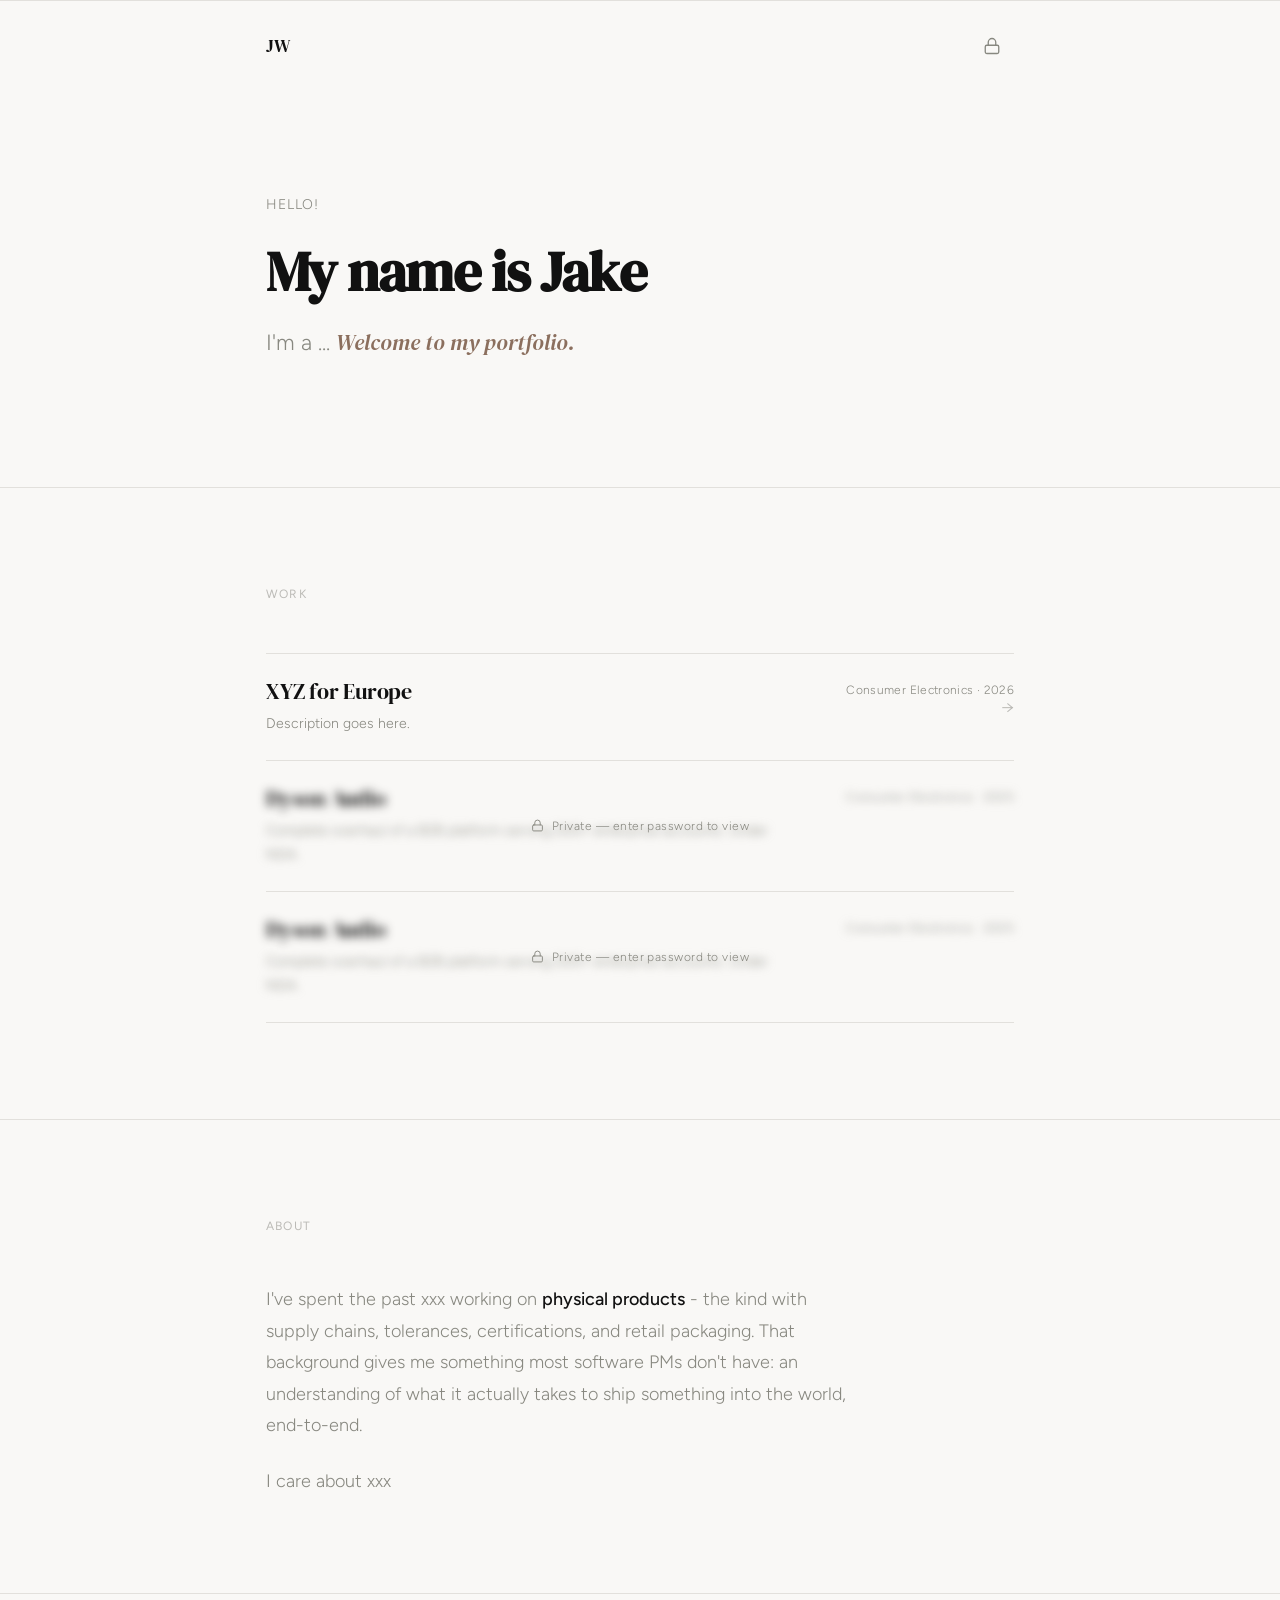
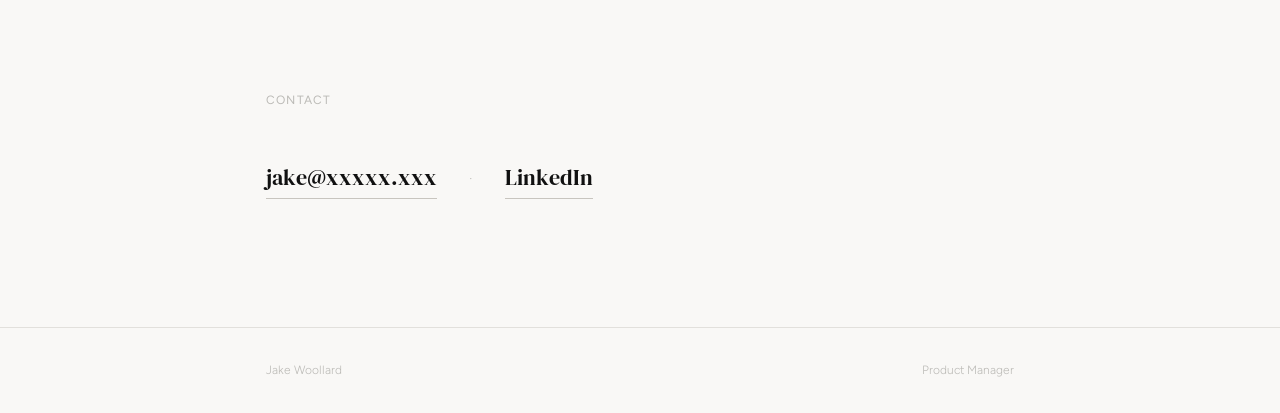
<file: index.html>
<!DOCTYPE html>
<html lang="en">
<head>
  <meta charset="UTF-8">
  <meta name="viewport" content="width=device-width, initial-scale=1.0">
  <meta name="description" content="Jake Woollard's Portfolio">
  <title>Jake Woollard — Product Manager</title>
  <link rel="stylesheet" href="style.css">
  <link rel="preconnect" href="https://fonts.googleapis.com">
  <link rel="preconnect" href="https://fonts.gstatic.com" crossorigin>
  <link href="https://fonts.googleapis.com/css2?family=DM+Serif+Display:ital@0;1&family=Figtree:wght@300;400;500&display=swap" rel="stylesheet">
</head>
<body>

  <!-- ── Navigation ── -->
  <nav class="nav" role="navigation" aria-label="Main navigation">
    <div class="container">
      <div class="nav-inner">

        <a href="/" class="nav-name" aria-label="Jake Woollard — home">JW</a>

        <ul class="nav-links" role="list">
          <li><a href="#work">Work</a></li>
          <li><a href="#about">About</a></li>
          <li><a href="#contact">Contact</a></li>
        </ul>

        <div class="nav-right">
          <button
            class="lock-btn"
            aria-label="Unlock private projects"
            aria-expanded="false"
            type="button"
          >
            <!-- Locked SVG -->
            <svg class="lock-icon" xmlns="http://www.w3.org/2000/svg" viewBox="0 0 24 24" fill="none" stroke="currentColor" stroke-width="1.75" stroke-linecap="round" stroke-linejoin="round" aria-hidden="true">
              <rect x="3" y="11" width="18" height="11" rx="2" ry="2"/>
              <path d="M7 11V7a5 5 0 0 1 10 0v4"/>
            </svg>
            <!-- Unlocked SVG -->
            <svg class="unlock-icon" xmlns="http://www.w3.org/2000/svg" viewBox="0 0 24 24" fill="none" stroke="currentColor" stroke-width="1.75" stroke-linecap="round" stroke-linejoin="round" aria-hidden="true" style="display:none">
              <rect x="3" y="11" width="18" height="11" rx="2" ry="2"/>
              <path d="M7 11V7a5 5 0 0 1 9.9-1"/>
            </svg>

            <!-- Password prompt -->
            <div class="password-prompt" role="dialog" aria-label="Enter password">
              <input
                class="password-input"
                type="password"
                placeholder="Password"
                autocomplete="off"
                autocorrect="off"
                autocapitalize="off"
                spellcheck="false"
                aria-label="Enter password to unlock private projects"
              >
              <span class="password-hint">↵ Enter</span>
            </div>
          </button>
        </div>

      </div>
    </div>
  </nav>

  <main>

    <!-- ── Hero ── -->
    <section class="hero" aria-labelledby="hero-name">
      <div class="container">
        <div class="fade-in">
          <p class="hero-eyebrow">Hello!</p>
        </div>
        <div class="fade-in">
          <h1 class="hero-name" id="hero-name">My name is Jake</h1>
        </div>
        <div class="fade-in">
          <p class="hero-role">
            I'm a ...
            <em>Welcome to my portfolio.</em>
          </p>
        </div>
      </div>
    </section>

    <!-- ── Work ── -->
    <section id="work" aria-labelledby="work-label">
      <div class="container">
        <p class="section-label" id="work-label">Work</p>

        <ul class="project-list" role="list">

          <!-- Public project 1 -->
          <li class="project-row">
            <a href="projects/smart-home-platform.html" class="project-link">
              <span class="project-title">XYZ for Europe</span>
              <span class="project-meta">Consumer Electronics · 2026</span>
              <span class="project-desc">Description goes here.</span>
              <span class="project-arrow" aria-hidden="true">→</span>
            </a>
          </li>

          <!-- Private project -->
          <li class="project-row project-private" data-private="true">
            <a href="projects/dyson-audio.html" class="project-link" tabindex="-1" aria-hidden="true">
              <span class="project-title">Dyson Audio</span>
              <span class="project-meta">Consumer Electronics · 2025</span>
              <span class="project-desc">Complete overhaul of a B2B platform serving 200+ enterprise accounts. Under NDA.</span>
              <span class="project-arrow" aria-hidden="true">→</span>
            </a>
            <div class="private-overlay" aria-hidden="true">
              <svg xmlns="http://www.w3.org/2000/svg" viewBox="0 0 24 24" fill="none" stroke="currentColor" stroke-width="1.75" stroke-linecap="round" stroke-linejoin="round">
                <rect x="3" y="11" width="18" height="11" rx="2" ry="2"/>
                <path d="M7 11V7a5 5 0 0 1 10 0v4"/>
              </svg>
              Private — enter password to view
            </div>
          </li>

          <!-- Private project -->
          <li class="project-row project-private" data-private="true">
            <a href="projects/skybridge.html" class="project-link" tabindex="-1" aria-hidden="true">
              <span class="project-title">Dyson Audio</span>
              <span class="project-meta">Consumer Electronics · 2025</span>
              <span class="project-desc">Complete overhaul of a B2B platform serving 200+ enterprise accounts. Under NDA.</span>
              <span class="project-arrow" aria-hidden="true">→</span>
            </a>
            <div class="private-overlay" aria-hidden="true">
              <svg xmlns="http://www.w3.org/2000/svg" viewBox="0 0 24 24" fill="none" stroke="currentColor" stroke-width="1.75" stroke-linecap="round" stroke-linejoin="round">
                <rect x="3" y="11" width="18" height="11" rx="2" ry="2"/>
                <path d="M7 11V7a5 5 0 0 1 10 0v4"/>
              </svg>
              Private — enter password to view
            </div>
          </li>          
          
        </ul>
      </div>
    </section>

    <!-- ── About ── -->
    <section id="about" aria-labelledby="about-label">
      <div class="container">
        <p class="section-label" id="about-label">About</p>
        <div class="about-body">
          <p>
            I've spent the past xxx working on <strong>physical products</strong> - the kind with supply chains, tolerances, certifications, and retail packaging. That background gives me something most software PMs don't have: an understanding of what it actually takes to ship something into the world, end-to-end.
          <p>
            I care about xxx
          </p>
        </div>
      </div>
    </section>

    <!-- ── Contact ── -->
    <section id="contact" aria-labelledby="contact-label">
      <div class="container">
        <p class="section-label" id="contact-label">Contact</p>
        <div class="contact-line">
          <a href="mailto:jake@xxxxx.xxx" class="contact-link">jake@xxxxx.xxx</a>
          <span class="contact-sep" aria-hidden="true">·</span>
          <a href="https://linkedin.com/in/jakewoollard" class="contact-link" target="_blank" rel="noopener noreferrer">LinkedIn</a>
        </div>
      </div>
    </section>

  </main>

  <footer>
    <div class="container">
      <div class="footer-inner">
        <span class="footer-copy">Jake Woollard</span>
        <span class="footer-copy">Product Manager</span>
      </div>
    </div>
  </footer>

  <script src="script.js"></script>
</body>
</html>
</file>
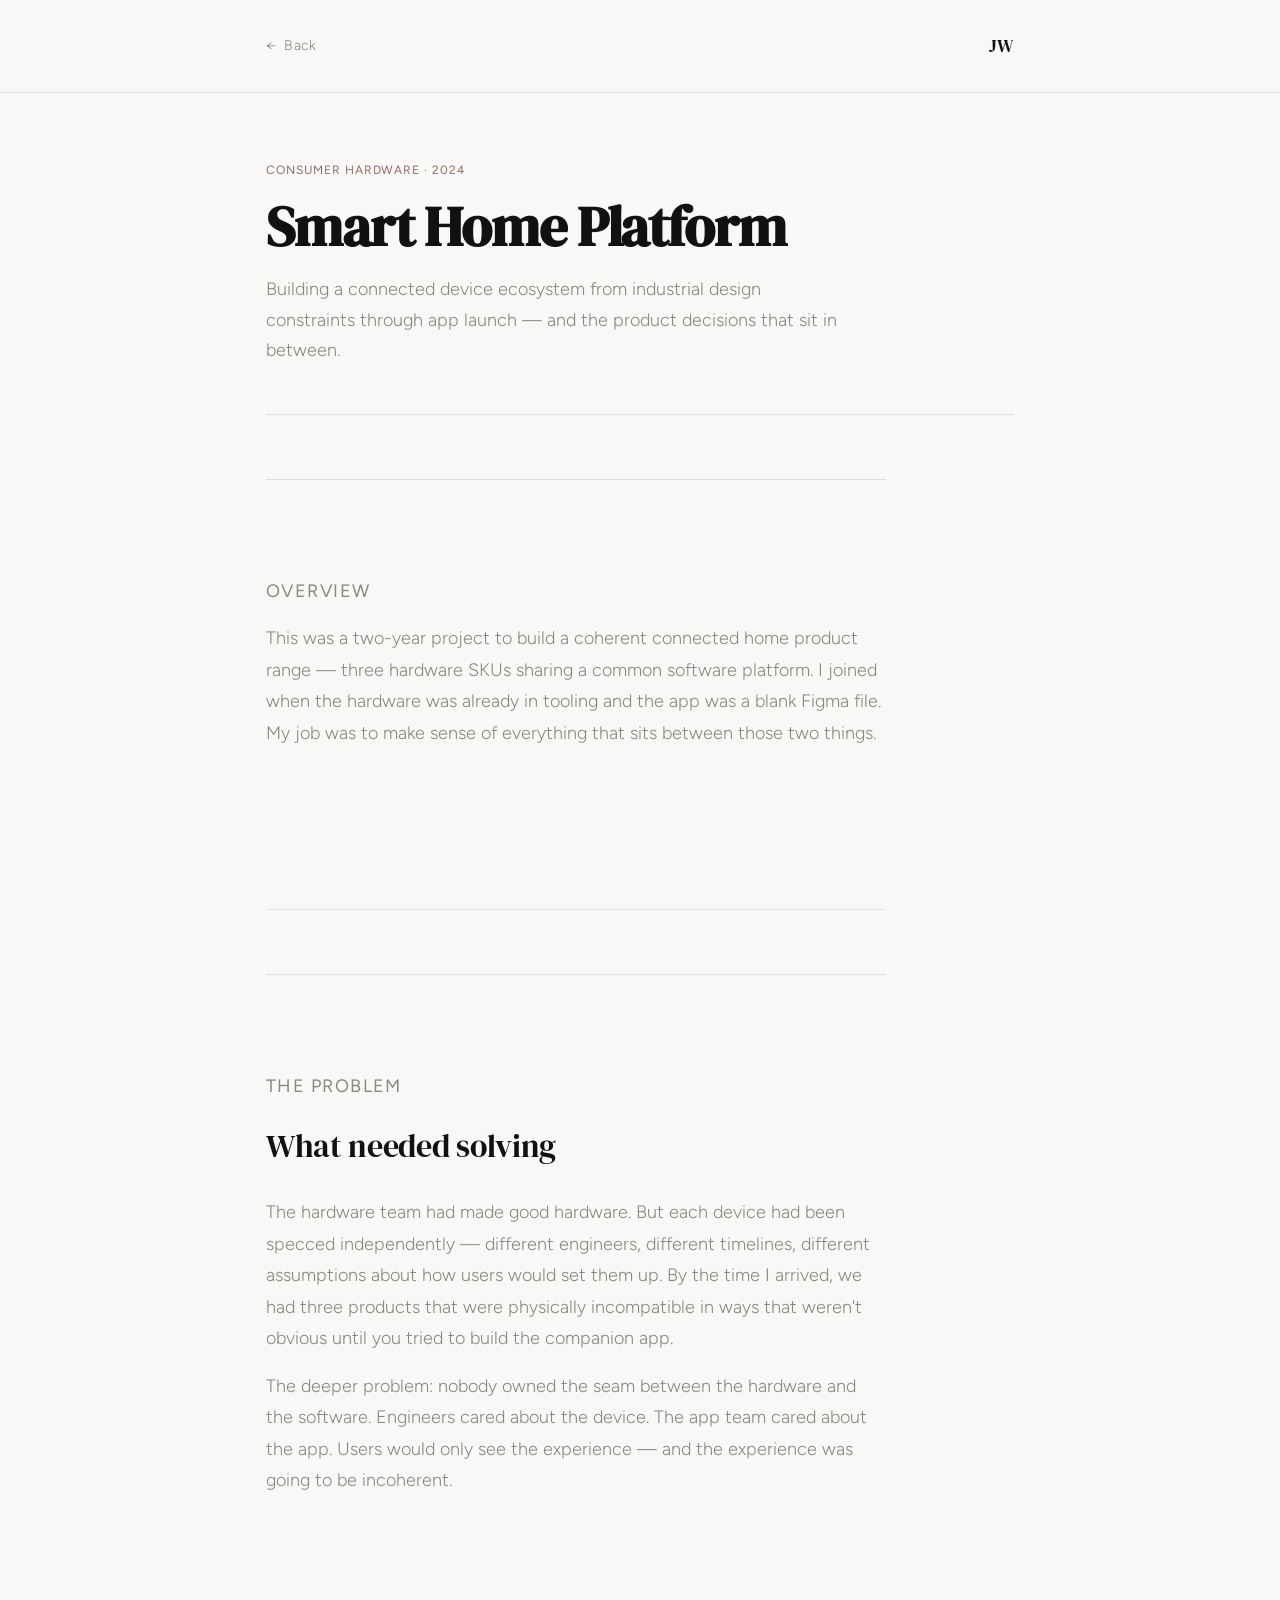
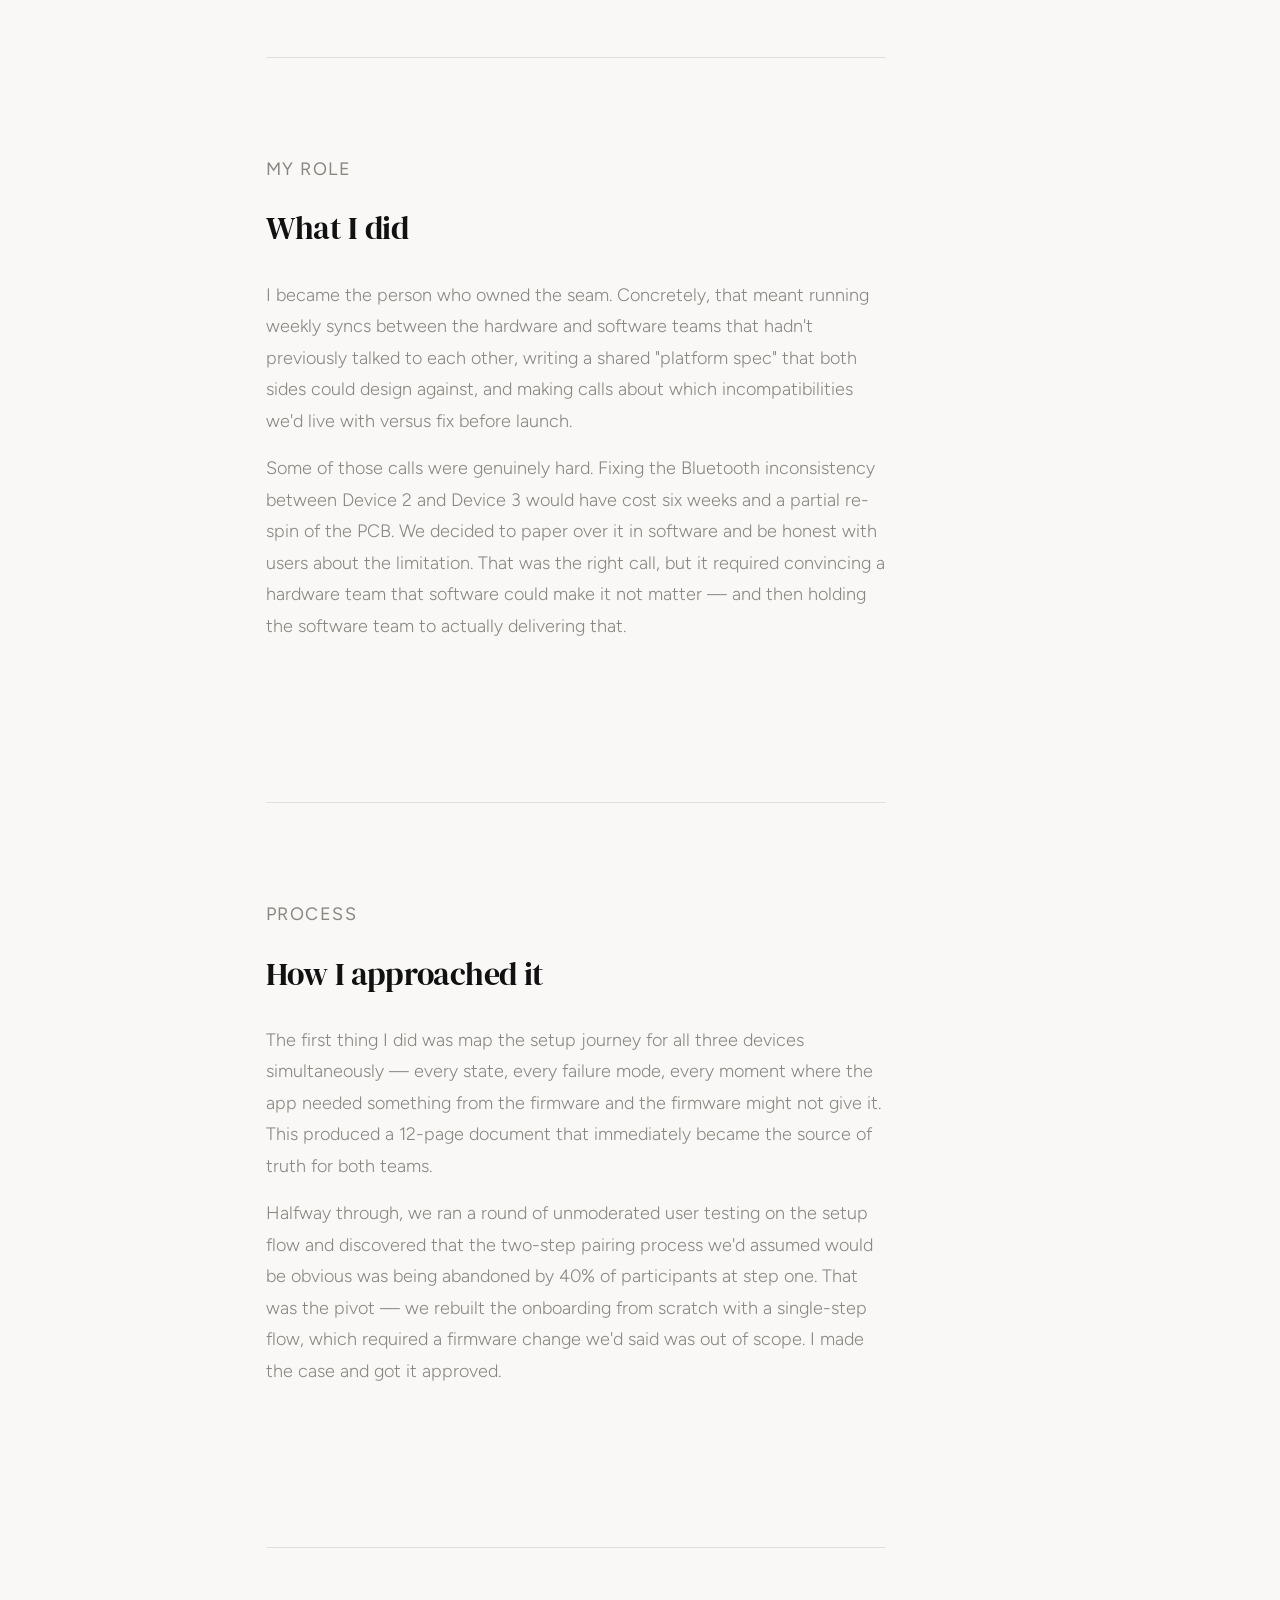
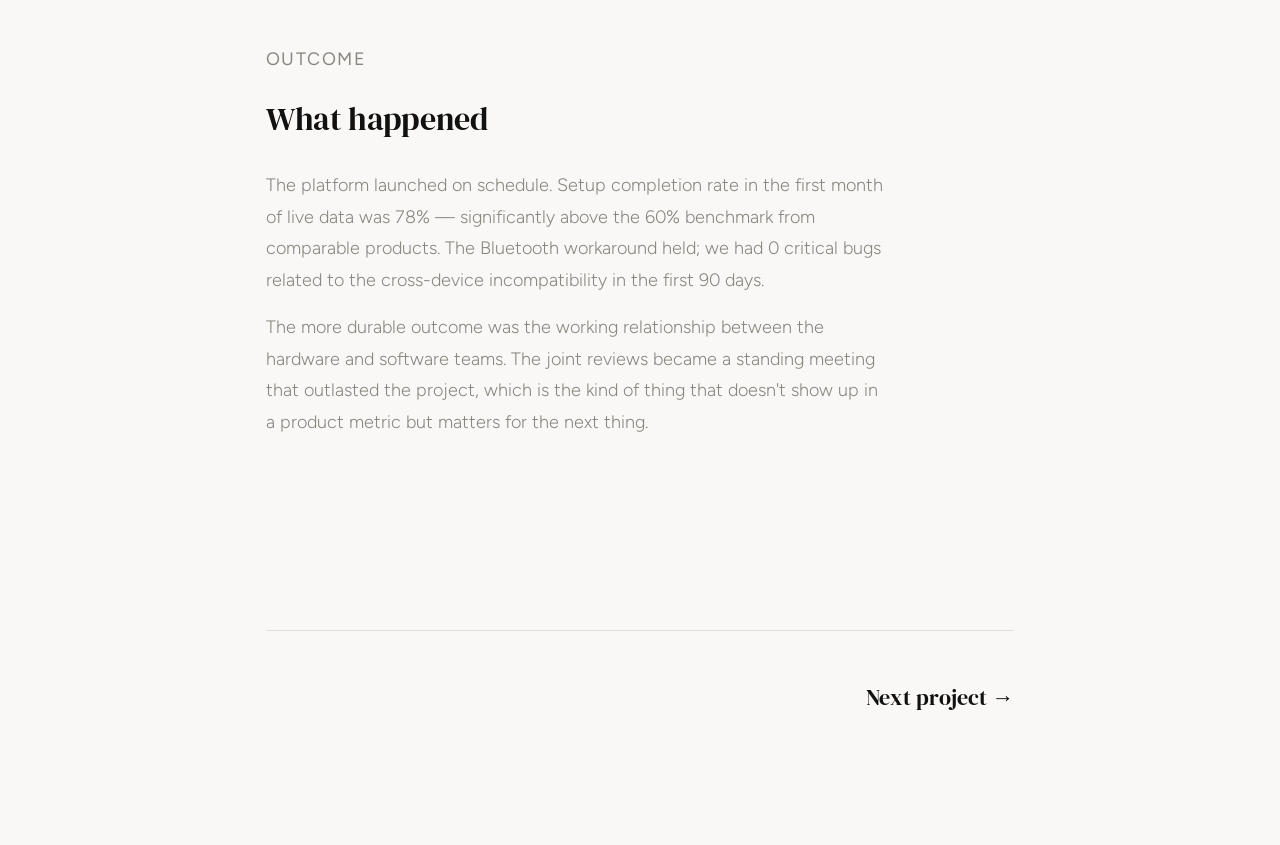
<file: projects/dyson-audio.html>
<!DOCTYPE html>
<html lang="en">
<head>
  <meta charset="UTF-8">
  <meta name="viewport" content="width=device-width, initial-scale=1.0">
  <meta name="description" content="Smart Home Platform — Jake Woollard">
  <title>Smart Home Platform — Jake Woollard</title>
  <link rel="stylesheet" href="../style.css">
  <link rel="preconnect" href="https://fonts.googleapis.com">
  <link rel="preconnect" href="https://fonts.gstatic.com" crossorigin>
  <link href="https://fonts.googleapis.com/css2?family=DM+Serif+Display:ital@0;1&family=Figtree:wght@300;400;500&display=swap" rel="stylesheet">
</head>
<body>

  <nav class="case-nav" role="navigation" aria-label="Page navigation">
    <div class="container">
      <div class="case-nav-inner">
        <a href="../index.html" class="back-link">Back</a>
        <a href="../index.html" class="nav-name">JW</a>
      </div>
    </div>
  </nav>

  <main>
    <article class="case-study" aria-labelledby="case-title">
      <div class="container">

        <header class="case-header">
          <p class="case-category">Consumer Hardware · 2024</p>
          <h1 class="case-title" id="case-title">Smart Home Platform</h1>
          <p class="case-subtitle">Building a connected device ecosystem from industrial design constraints through app launch — and the product decisions that sit in between.</p>
        </header>

        <div class="case-body">

          <section class="case-section" aria-labelledby="overview-label">
            <p class="case-section-label" id="overview-label">Overview</p>
            <p>
              This was a two-year project to build a coherent connected home product range — three hardware SKUs sharing a common software platform. I joined when the hardware was already in tooling and the app was a blank Figma file. My job was to make sense of everything that sits between those two things.
            </p>
          </section>

          <hr class="case-divider" aria-hidden="true">

          <section class="case-section" aria-labelledby="problem-label">
            <p class="case-section-label" id="problem-label">The Problem</p>
            <h2>What needed solving</h2>
            <p>
              The hardware team had made good hardware. But each device had been specced independently — different engineers, different timelines, different assumptions about how users would set them up. By the time I arrived, we had three products that were physically incompatible in ways that weren't obvious until you tried to build the companion app.
            </p>
            <p>
              The deeper problem: nobody owned the seam between the hardware and the software. Engineers cared about the device. The app team cared about the app. Users would only see the experience — and the experience was going to be incoherent.
            </p>
          </section>

          <section class="case-section" aria-labelledby="role-label">
            <p class="case-section-label" id="role-label">My Role</p>
            <h2>What I did</h2>
            <p>
              I became the person who owned the seam. Concretely, that meant running weekly syncs between the hardware and software teams that hadn't previously talked to each other, writing a shared "platform spec" that both sides could design against, and making calls about which incompatibilities we'd live with versus fix before launch.
            </p>
            <p>
              Some of those calls were genuinely hard. Fixing the Bluetooth inconsistency between Device 2 and Device 3 would have cost six weeks and a partial re-spin of the PCB. We decided to paper over it in software and be honest with users about the limitation. That was the right call, but it required convincing a hardware team that software could make it not matter — and then holding the software team to actually delivering that.
            </p>
          </section>

          <section class="case-section" aria-labelledby="process-label">
            <p class="case-section-label" id="process-label">Process</p>
            <h2>How I approached it</h2>
            <p>
              The first thing I did was map the setup journey for all three devices simultaneously — every state, every failure mode, every moment where the app needed something from the firmware and the firmware might not give it. This produced a 12-page document that immediately became the source of truth for both teams.
            </p>
            <p>
              Halfway through, we ran a round of unmoderated user testing on the setup flow and discovered that the two-step pairing process we'd assumed would be obvious was being abandoned by 40% of participants at step one. That was the pivot — we rebuilt the onboarding from scratch with a single-step flow, which required a firmware change we'd said was out of scope. I made the case and got it approved.
            </p>
          </section>

          <section class="case-section" aria-labelledby="outcome-label">
            <p class="case-section-label" id="outcome-label">Outcome</p>
            <h2>What happened</h2>
            <p>
              The platform launched on schedule. Setup completion rate in the first month of live data was 78% — significantly above the 60% benchmark from comparable products. The Bluetooth workaround held; we had 0 critical bugs related to the cross-device incompatibility in the first 90 days.
            </p>
            <p>
              The more durable outcome was the working relationship between the hardware and software teams. The joint reviews became a standing meeting that outlasted the project, which is the kind of thing that doesn't show up in a product metric but matters for the next thing.
            </p>
          </section>

        </div>

        <nav class="case-footer" aria-label="Project navigation">
          <a href="supply-chain-tooling.html" class="next-link">
            Next project →
          </a>
        </nav>

      </div>
    </article>
  </main>

  <script src="../script.js"></script>
</body>
</html>
</file>
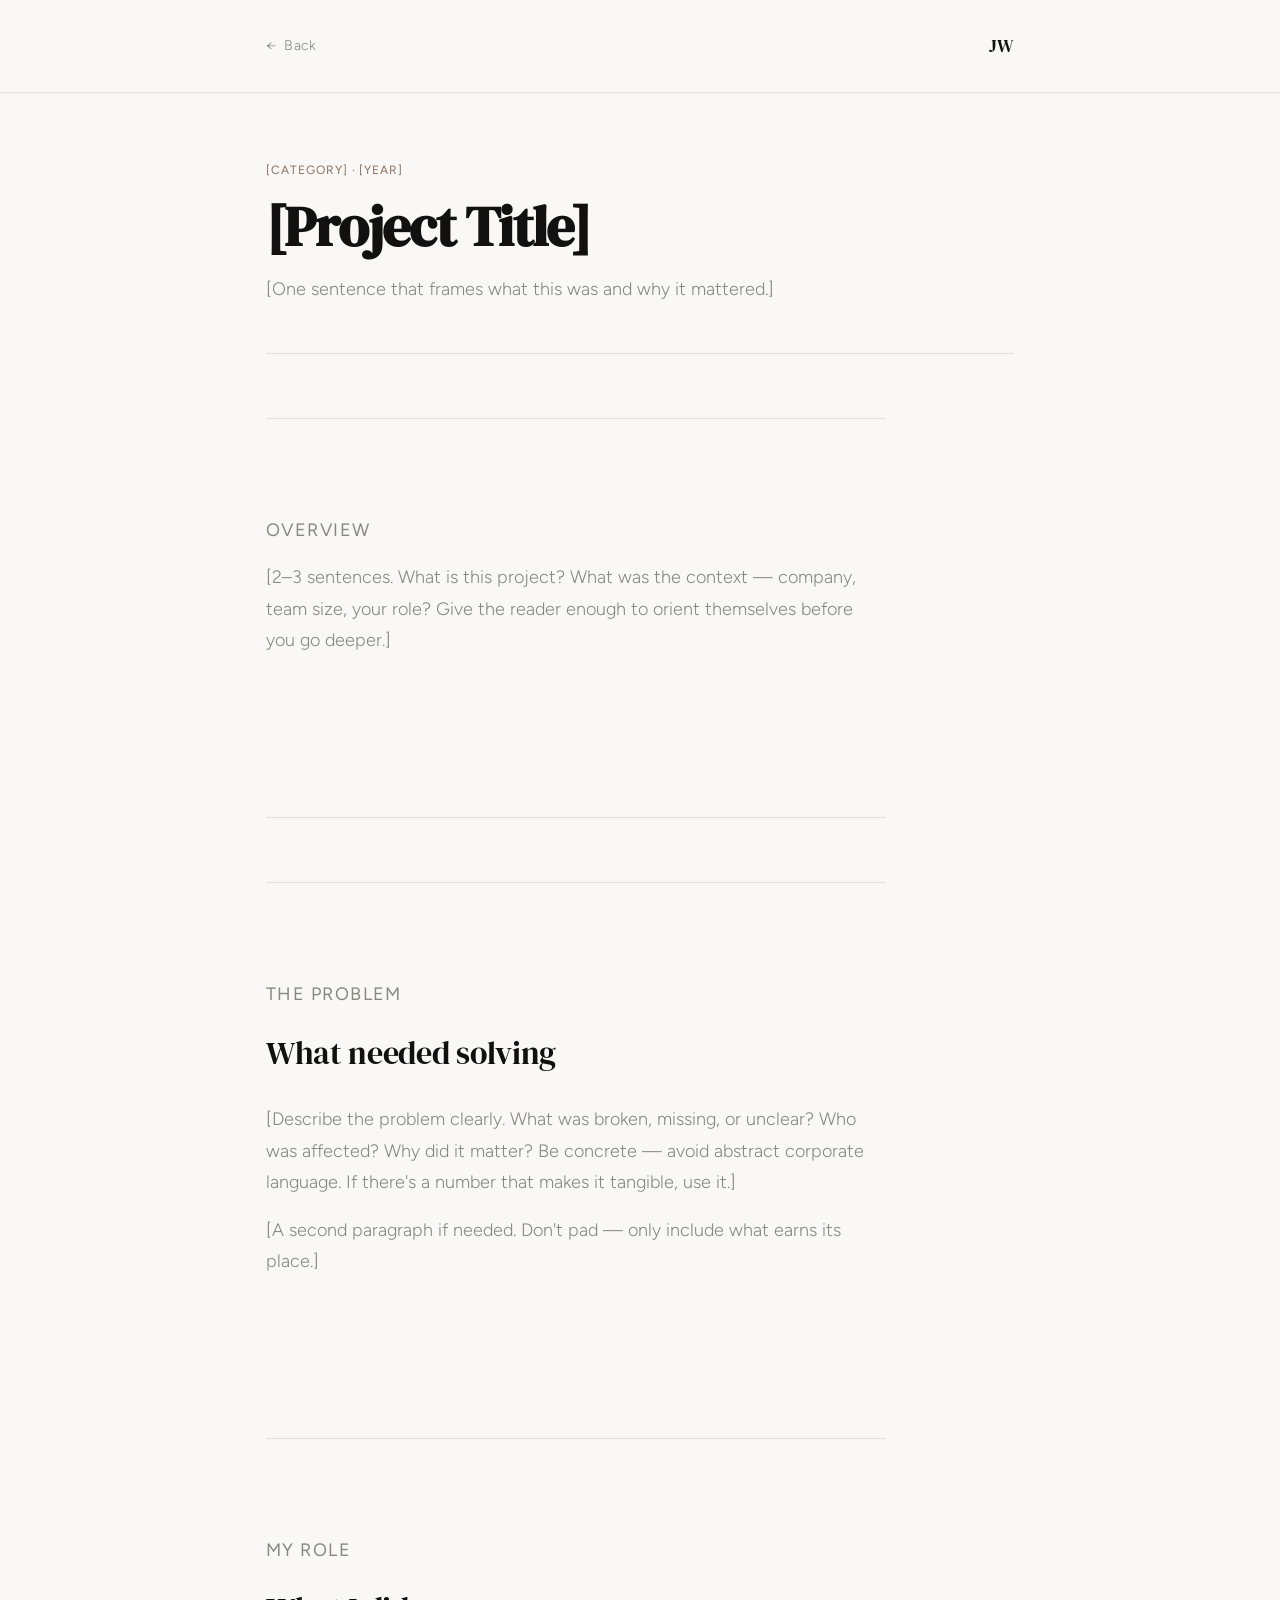
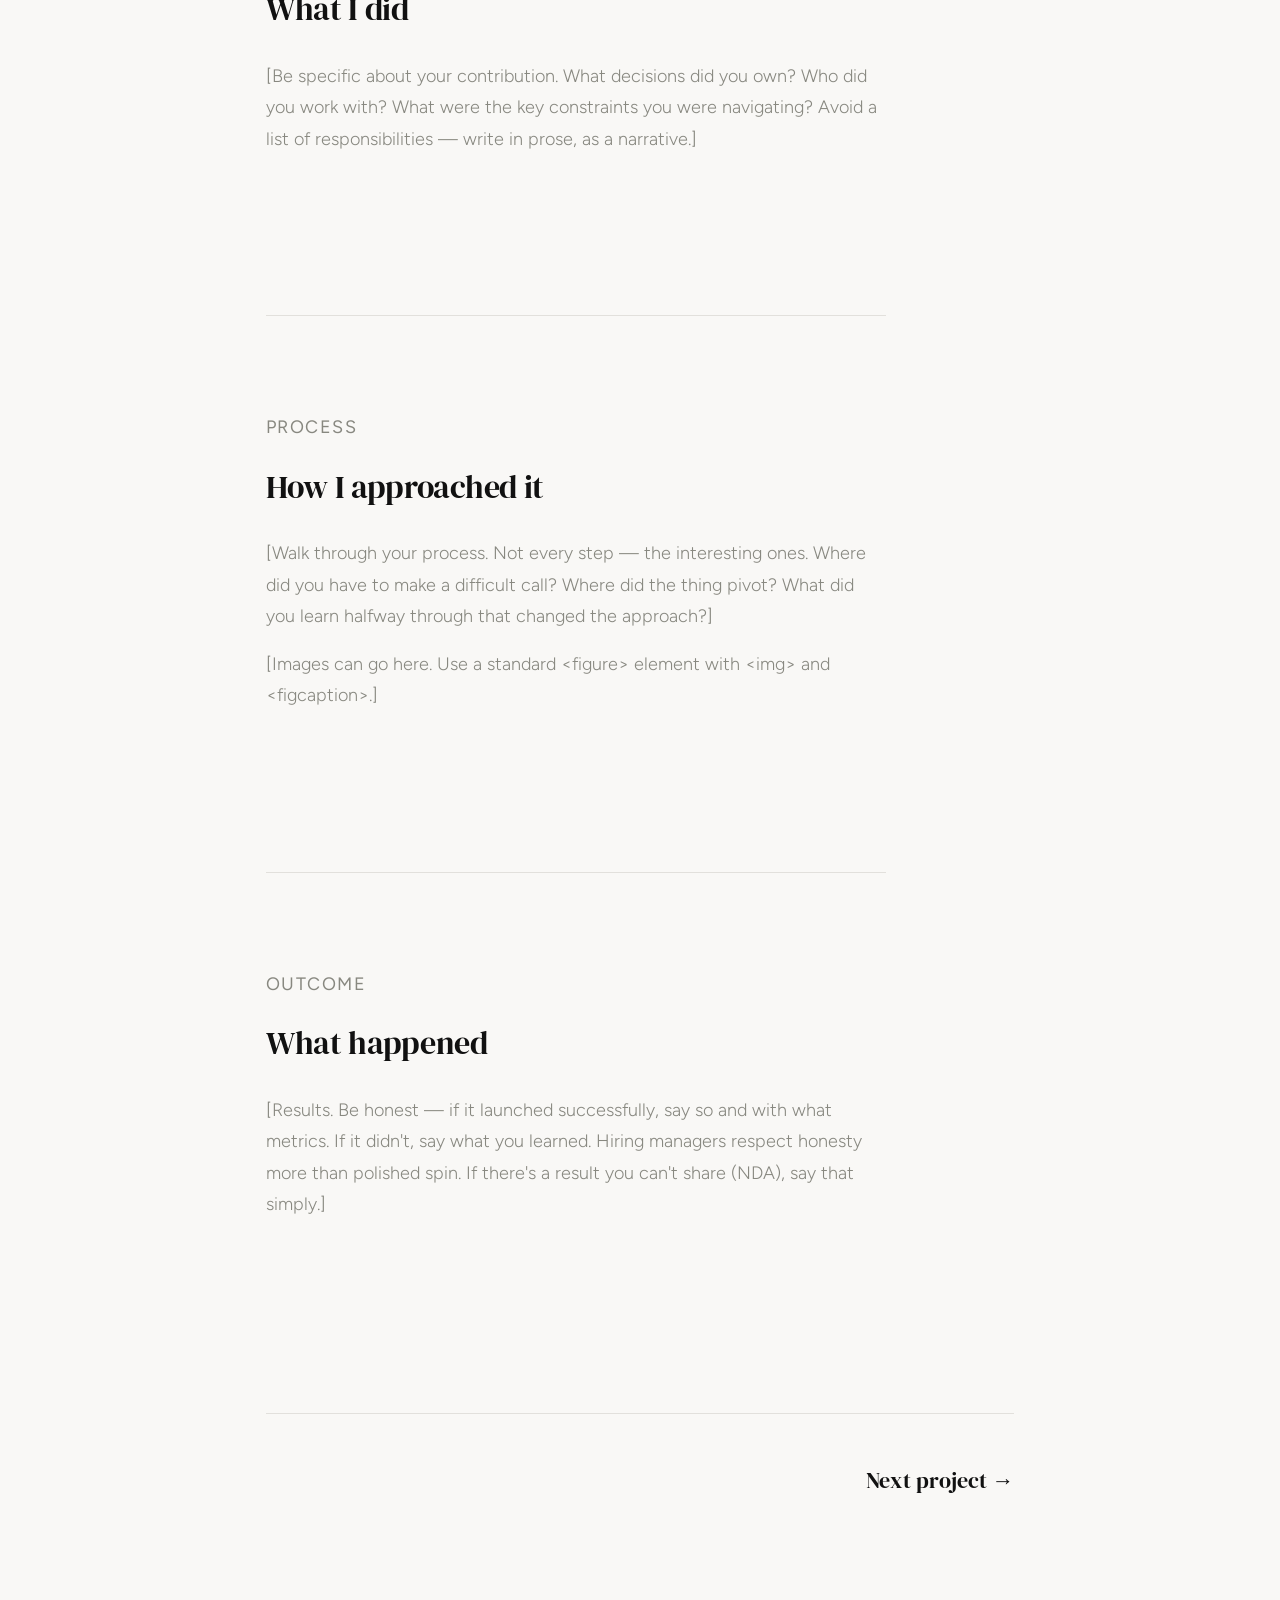
<file: projects/project-template.html>
<!DOCTYPE html>
<html lang="en">
<head>
  <meta charset="UTF-8">
  <meta name="viewport" content="width=device-width, initial-scale=1.0">
  <meta name="description" content="[Project Title] — Jake Woollard">
  <title>[Project Title] — Jake Woollard</title>
  <link rel="stylesheet" href="../style.css">
  <link rel="preconnect" href="https://fonts.googleapis.com">
  <link rel="preconnect" href="https://fonts.gstatic.com" crossorigin>
  <link href="https://fonts.googleapis.com/css2?family=DM+Serif+Display:ital@0;1&family=Figtree:wght@300;400;500&display=swap" rel="stylesheet">
</head>
<body>

  <!-- ── Navigation ── -->
  <nav class="case-nav" role="navigation" aria-label="Page navigation">
    <div class="container">
      <div class="case-nav-inner">
        <a href="../index.html" class="back-link">Back</a>
        <a href="../index.html" class="nav-name">JW</a>
      </div>
    </div>
  </nav>

  <main>
    <article class="case-study" aria-labelledby="case-title">
      <div class="container">

        <!-- Header -->
        <header class="case-header">
          <p class="case-category">[Category] · [Year]</p>
          <h1 class="case-title" id="case-title">[Project Title]</h1>
          <p class="case-subtitle">[One sentence that frames what this was and why it mattered.]</p>
        </header>

        <!-- Body -->
        <div class="case-body">

          <section class="case-section" aria-labelledby="overview-label">
            <p class="case-section-label" id="overview-label">Overview</p>
            <p>
              [2–3 sentences. What is this project? What was the context — company, team size, your role? Give the reader enough to orient themselves before you go deeper.]
            </p>
          </section>

          <hr class="case-divider" aria-hidden="true">

          <section class="case-section" aria-labelledby="problem-label">
            <p class="case-section-label" id="problem-label">The Problem</p>
            <h2>What needed solving</h2>
            <p>
              [Describe the problem clearly. What was broken, missing, or unclear? Who was affected? Why did it matter? Be concrete — avoid abstract corporate language. If there's a number that makes it tangible, use it.]
            </p>
            <p>
              [A second paragraph if needed. Don't pad — only include what earns its place.]
            </p>
          </section>

          <section class="case-section" aria-labelledby="role-label">
            <p class="case-section-label" id="role-label">My Role</p>
            <h2>What I did</h2>
            <p>
              [Be specific about your contribution. What decisions did you own? Who did you work with? What were the key constraints you were navigating? Avoid a list of responsibilities — write in prose, as a narrative.]
            </p>
          </section>

          <section class="case-section" aria-labelledby="process-label">
            <p class="case-section-label" id="process-label">Process</p>
            <h2>How I approached it</h2>
            <p>
              [Walk through your process. Not every step — the interesting ones. Where did you have to make a difficult call? Where did the thing pivot? What did you learn halfway through that changed the approach?]
            </p>
            <p>
              [Images can go here. Use a standard &lt;figure&gt; element with &lt;img&gt; and &lt;figcaption&gt;.]
            </p>
            <!--
            <figure style="margin: 2rem 0;">
              <img src="../images/[filename].jpg" alt="[Descriptive alt text]" style="width:100%; border-radius:4px;">
              <figcaption style="font-size:0.8rem; color:var(--text-muted); margin-top:0.5rem;">[Caption]</figcaption>
            </figure>
            -->
          </section>

          <section class="case-section" aria-labelledby="outcome-label">
            <p class="case-section-label" id="outcome-label">Outcome</p>
            <h2>What happened</h2>
            <p>
              [Results. Be honest — if it launched successfully, say so and with what metrics. If it didn't, say what you learned. Hiring managers respect honesty more than polished spin. If there's a result you can't share (NDA), say that simply.]
            </p>
          </section>

        </div>

        <!-- Footer nav -->
        <nav class="case-footer" aria-label="Project navigation">
          <a href="[next-project].html" class="next-link">
            Next project →
          </a>
        </nav>

      </div>
    </article>
  </main>

  <script src="../script.js"></script>
</body>
</html>
</file>
<file: style.css>
/* ─────────────────────────────────────────────
   Jake Woollard Portfolio — style.css
   ───────────────────────────────────────────── */

@import url('https://fonts.googleapis.com/css2?family=DM+Serif+Display:ital@0;1&family=Figtree:wght@300;400;500&display=swap');

/* ── Custom Properties ── */
:root {
  --bg:           #F9F8F6;
  --bg-subtle:    #F2F0ED;
  --text:         #111111;
  --text-muted:   #888880;
  --text-faint:   #BBBAB6;
  --accent:       #8B6F5E;
  --accent-light: #D4B8AE;
  --border:       #E2E0DC;
  --border-strong:#C8C5BF;

  --font-display: 'DM Serif Display', Georgia, serif;
  --font-body:    'Figtree', system-ui, sans-serif;

  --size-xs:  0.75rem;
  --size-sm:  0.875rem;
  --size-base: 1rem;
  --size-md:  1.125rem;
  --size-lg:  1.375rem;
  --size-xl:  2rem;
  --size-2xl: 2.75rem;
  --size-3xl: 3.5rem;

  --space-1: 0.25rem;
  --space-2: 0.5rem;
  --space-3: 0.75rem;
  --space-4: 1rem;
  --space-6: 1.5rem;
  --space-8: 2rem;
  --space-12: 3rem;
  --space-16: 4rem;
  --space-24: 6rem;
  --space-32: 8rem;

  --max-w: 780px;
  --transition: 0.2s ease;
  --transition-slow: 0.4s ease;
}

@media (prefers-color-scheme: dark) {
  :root {
    --bg:           #141414;
    --bg-subtle:    #1C1C1C;
    --text:         #EDEDED;
    --text-muted:   #888884;
    --text-faint:   #444440;
    --accent:       #C4917E;
    --accent-light: #5A3F35;
    --border:       #2A2A28;
    --border-strong:#383836;
  }
}

/* ── Reset & Base ── */
*, *::before, *::after {
  box-sizing: border-box;
  margin: 0;
  padding: 0;
}

html {
  font-size: 16px;
  scroll-behavior: smooth;
  -webkit-text-size-adjust: 100%;
}

body {
  background-color: var(--bg);
  color: var(--text);
  font-family: var(--font-body);
  font-size: var(--size-base);
  font-weight: 300;
  line-height: 1.7;
  transition: background-color var(--transition-slow), color var(--transition-slow);
  -webkit-font-smoothing: antialiased;
  -moz-osx-font-smoothing: grayscale;
}

/* ── Layout ── */
.container {
  width: 100%;
  max-width: var(--max-w);
  margin: 0 auto;
  padding: 0 var(--space-6);
}

@media (min-width: 641px) {
  .container {
    padding: 0 var(--space-8);
  }
}

@media (min-width: 1025px) {
  .container {
    padding: 0 var(--space-4);
  }
}

/* ── Navigation ── */
.nav {
  position: fixed;
  top: 0;
  left: 0;
  right: 0;
  z-index: 100;
  padding: var(--space-6) 0;
  transition: background-color var(--transition), border-color var(--transition);
}

.nav.scrolled {
  background-color: color-mix(in srgb, var(--bg) 92%, transparent);
  border-bottom: 1px solid var(--border);
  backdrop-filter: blur(8px);
  -webkit-backdrop-filter: blur(8px);
  padding: var(--space-4) 0;
}

.nav-inner {
  display: flex;
  align-items: center;
  justify-content: space-between;
  gap: var(--space-4);
}

.nav-name {
  font-family: var(--font-display);
  font-size: var(--size-md);
  color: var(--text);
  text-decoration: none;
  letter-spacing: -0.01em;
  flex-shrink: 0;
}

.nav-name:hover {
  color: var(--accent);
}

.nav-links {
  display: flex;
  align-items: center;
  gap: var(--space-6);
  list-style: none;
  opacity: 0;
  transition: opacity var(--transition);
}

.nav.scrolled .nav-links {
  opacity: 1;
}

.nav-links a {
  font-size: var(--size-sm);
  color: var(--text-muted);
  text-decoration: none;
  letter-spacing: 0.04em;
  text-transform: uppercase;
  transition: color var(--transition);
}

.nav-links a:hover {
  color: var(--text);
}

.nav-right {
  display: flex;
  align-items: center;
  gap: var(--space-4);
  flex-shrink: 0;
}

/* Lock button */
.lock-btn {
  background: none;
  border: none;
  cursor: pointer;
  color: var(--text-muted);
  padding: var(--space-2);
  min-width: 44px;
  min-height: 44px;
  display: flex;
  align-items: center;
  justify-content: center;
  border-radius: 4px;
  transition: color var(--transition), background-color var(--transition);
  position: relative;
}

.lock-btn:hover {
  color: var(--text);
  background-color: var(--bg-subtle);
}

.lock-btn svg {
  width: 18px;
  height: 18px;
  transition: transform var(--transition);
}

.lock-btn.unlocked {
  color: var(--accent);
}

/* Password prompt */
.password-prompt {
  position: absolute;
  top: calc(100% + var(--space-2));
  right: 0;
  background: var(--bg);
  border: 1px solid var(--border-strong);
  border-radius: 6px;
  padding: var(--space-3) var(--space-4);
  display: none;
  align-items: center;
  gap: var(--space-2);
  box-shadow: 0 4px 16px color-mix(in srgb, #000 12%, transparent);
  white-space: nowrap;
}

.password-prompt.visible {
  display: flex;
}

.password-input {
  background: var(--bg-subtle);
  border: 1px solid var(--border);
  color: var(--text);
  font-family: var(--font-body);
  font-size: 16px; /* never below 16px to prevent iOS zoom */
  padding: var(--space-2) var(--space-3);
  border-radius: 4px;
  width: 160px;
  outline: none;
  transition: border-color var(--transition);
}

.password-input:focus {
  border-color: var(--accent);
}

.password-input.shake {
  animation: shake 0.35s ease;
  border-color: #C0392B;
}

.password-hint {
  font-size: var(--size-xs);
  color: var(--text-muted);
}

@keyframes shake {
  0%, 100% { transform: translateX(0); }
  20% { transform: translateX(-6px); }
  40% { transform: translateX(6px); }
  60% { transform: translateX(-4px); }
  80% { transform: translateX(4px); }
}

/* ── Hero ── */
.hero {
  padding-top: calc(var(--space-32) + var(--space-16));
  padding-bottom: var(--space-32);
}

.hero-eyebrow {
  font-size: var(--size-sm);
  color: var(--text-muted);
  letter-spacing: 0.06em;
  text-transform: uppercase;
  margin-bottom: var(--space-6);
}

.hero-name {
  font-family: var(--font-display);
  font-size: clamp(var(--size-2xl), 7vw, var(--size-3xl));
  line-height: 1.1;
  letter-spacing: -0.02em;
  color: var(--text);
  margin-bottom: var(--space-6);
}

.hero-role {
  font-size: var(--size-lg);
  color: var(--text-muted);
  font-weight: 300;
  max-width: 52ch;
  line-height: 1.5;
}

.hero-role em {
  font-style: italic;
  color: var(--accent);
  font-family: var(--font-display);
}

/* ── Section structure ── */
section {
  padding: var(--space-24) 0;
  border-top: 1px solid var(--border);
}

.section-label {
  font-size: var(--size-xs);
  letter-spacing: 0.1em;
  text-transform: uppercase;
  color: var(--text-faint);
  margin-bottom: var(--space-12);
  font-weight: 400;
}

/* ── Work / Project List ── */
.project-list {
  list-style: none;
}

.project-row {
  border-bottom: 1px solid var(--border);
}

.project-row:first-child {
  border-top: 1px solid var(--border);
}

.project-link {
  display: grid;
  grid-template-columns: 1fr auto;
  grid-template-rows: auto auto;
  column-gap: var(--space-6);
  align-items: start;
  padding: var(--space-6) 0;
  text-decoration: none;
  color: inherit;
  transition: color var(--transition);
  position: relative;
}

.project-link:hover {
  color: var(--text);
}

.project-link:hover .project-arrow {
  transform: translateX(4px);
  color: var(--accent);
}

.project-link:hover .project-title {
  color: var(--accent);
}

.project-title {
  font-family: var(--font-display);
  font-size: var(--size-lg);
  font-weight: 400;
  line-height: 1.2;
  letter-spacing: -0.01em;
  transition: color var(--transition);
  grid-column: 1;
  grid-row: 1;
}

.project-meta {
  font-size: var(--size-xs);
  color: var(--text-muted);
  letter-spacing: 0.03em;
  white-space: nowrap;
  grid-column: 2;
  grid-row: 1;
  padding-top: 0.2em;
  text-align: right;
}

.project-desc {
  font-size: var(--size-sm);
  color: var(--text-muted);
  grid-column: 1;
  grid-row: 2;
  margin-top: var(--space-2);
  max-width: 56ch;
}

.project-arrow {
  position: absolute;
  right: 0;
  top: 50%;
  transform: translateY(-50%);
  color: var(--text-faint);
  transition: transform var(--transition), color var(--transition);
  font-size: var(--size-md);
  line-height: 1;
}

/* Mobile reflow */
@media (max-width: 640px) {
  .project-link {
    grid-template-columns: 1fr;
    grid-template-rows: auto auto auto;
  }

  .project-meta {
    grid-column: 1;
    grid-row: 3;
    text-align: left;
    margin-top: var(--space-2);
  }

  .project-arrow {
    display: none;
  }

  .project-link::after {
    content: '→';
    font-size: var(--size-sm);
    color: var(--text-faint);
    margin-top: var(--space-2);
    display: block;
  }
}

/* ── Private projects ── */
.project-private .project-link {
  pointer-events: none;
  cursor: default;
}

.project-private .project-link > * {
  filter: blur(5px);
  transition: filter var(--transition-slow);
  user-select: none;
}

.project-private .project-arrow {
  display: none;
}

.project-private::after {
  content: none;
}

.private-overlay {
  position: absolute;
  inset: 0;
  display: flex;
  align-items: center;
  justify-content: center;
  gap: var(--space-2);
  font-size: var(--size-xs);
  color: var(--text-muted);
  letter-spacing: 0.04em;
  pointer-events: none;
  opacity: 0;
  transition: opacity var(--transition);
}

.project-private .private-overlay {
  opacity: 1;
}

.private-overlay svg {
  width: 13px;
  height: 13px;
  flex-shrink: 0;
}

.project-row.project-private {
  position: relative;
}

/* Unlocked state */
body.unlocked .project-private .project-link {
  pointer-events: auto;
  cursor: pointer;
}

body.unlocked .project-private .project-link > * {
  filter: blur(0);
}

body.unlocked .project-private .private-overlay {
  opacity: 0;
}

body.unlocked .project-private .project-link:hover .project-arrow {
  display: block;
}

/* ── About ── */
.about-body {
  max-width: 58ch;
}

.about-body p {
  color: var(--text-muted);
  margin-bottom: var(--space-6);
  font-size: var(--size-md);
  line-height: 1.75;
}

.about-body p:last-child {
  margin-bottom: 0;
}

.about-body strong {
  color: var(--text);
  font-weight: 500;
}

/* ── Contact ── */
#contact {
  padding-bottom: var(--space-32);
}

.contact-line {
  display: flex;
  flex-wrap: wrap;
  gap: var(--space-4) var(--space-8);
  align-items: center;
}

.contact-link {
  font-family: var(--font-display);
  font-size: var(--size-lg);
  color: var(--text);
  text-decoration: none;
  border-bottom: 1px solid var(--border-strong);
  padding-bottom: 2px;
  transition: color var(--transition), border-color var(--transition);
}

.contact-link:hover {
  color: var(--accent);
  border-color: var(--accent);
}

.contact-sep {
  color: var(--text-faint);
  font-size: var(--size-sm);
}

/* ── Footer ── */
footer {
  border-top: 1px solid var(--border);
  padding: var(--space-8) 0;
}

.footer-inner {
  display: flex;
  justify-content: space-between;
  align-items: center;
  gap: var(--space-4);
  flex-wrap: wrap;
}

.footer-copy {
  font-size: var(--size-xs);
  color: var(--text-faint);
}

/* ── Page fade-in ── */
.fade-in {
  opacity: 0;
  transform: translateY(12px);
  animation: fadeUp 0.6s ease forwards;
}

.fade-in:nth-child(1) { animation-delay: 0.05s; }
.fade-in:nth-child(2) { animation-delay: 0.12s; }
.fade-in:nth-child(3) { animation-delay: 0.18s; }
.fade-in:nth-child(4) { animation-delay: 0.24s; }

@keyframes fadeUp {
  to {
    opacity: 1;
    transform: translateY(0);
  }
}

/* ── Case Study Pages ── */
.case-nav {
  position: fixed;
  top: 0;
  left: 0;
  right: 0;
  z-index: 100;
  padding: var(--space-6) 0;
  background-color: color-mix(in srgb, var(--bg) 92%, transparent);
  border-bottom: 1px solid var(--border);
  backdrop-filter: blur(8px);
  -webkit-backdrop-filter: blur(8px);
}

.case-nav-inner {
  display: flex;
  align-items: center;
  justify-content: space-between;
}

.back-link {
  font-size: var(--size-sm);
  color: var(--text-muted);
  text-decoration: none;
  display: flex;
  align-items: center;
  gap: var(--space-2);
  letter-spacing: 0.02em;
  transition: color var(--transition);
  min-height: 44px;
  padding: var(--space-2) 0;
}

.back-link:hover {
  color: var(--text);
}

.back-link::before {
  content: '←';
}

.case-study {
  padding-top: calc(var(--space-32) + var(--space-8));
  padding-bottom: var(--space-32);
}

.case-header {
  margin-bottom: var(--space-16);
  padding-bottom: var(--space-12);
  border-bottom: 1px solid var(--border);
}

.case-category {
  font-size: var(--size-xs);
  letter-spacing: 0.08em;
  text-transform: uppercase;
  color: var(--accent);
  margin-bottom: var(--space-4);
  font-weight: 400;
}

.case-title {
  font-family: var(--font-display);
  font-size: clamp(var(--size-xl), 5vw, var(--size-3xl));
  line-height: 1.1;
  letter-spacing: -0.02em;
  margin-bottom: var(--space-4);
}

.case-subtitle {
  font-size: var(--size-md);
  color: var(--text-muted);
  max-width: 52ch;
}

/* Case body sections */
.case-body {
  max-width: 62ch;
}

.case-section {
  margin-bottom: var(--space-16);
}

.case-section-label {
  font-size: var(--size-xs);
  letter-spacing: 0.08em;
  text-transform: uppercase;
  color: var(--text-faint);
  margin-bottom: var(--space-6);
  font-weight: 400;
}

.case-section h2 {
  font-family: var(--font-display);
  font-size: var(--size-xl);
  font-weight: 400;
  letter-spacing: -0.01em;
  margin-bottom: var(--space-6);
  color: var(--text);
}

.case-section p {
  color: var(--text-muted);
  margin-bottom: var(--space-4);
  font-size: var(--size-md);
  line-height: 1.75;
}

.case-section p:last-child {
  margin-bottom: 0;
}

.case-divider {
  border: none;
  border-top: 1px solid var(--border);
  margin: var(--space-16) 0;
}

/* Next project nav */
.case-footer {
  margin-top: var(--space-24);
  padding-top: var(--space-12);
  border-top: 1px solid var(--border);
  display: flex;
  justify-content: flex-end;
}

.next-link {
  font-family: var(--font-display);
  font-size: var(--size-lg);
  color: var(--text);
  text-decoration: none;
  display: flex;
  align-items: center;
  gap: var(--space-3);
  transition: color var(--transition), gap var(--transition);
}

.next-link:hover {
  color: var(--accent);
  gap: var(--space-4);
}

/* Private case study lock */
.case-locked {
  text-align: center;
  padding: var(--space-32) 0;
}

.case-locked svg {
  width: 32px;
  height: 32px;
  color: var(--text-faint);
  margin-bottom: var(--space-6);
}

.case-locked p {
  color: var(--text-muted);
  font-size: var(--size-sm);
  margin-bottom: var(--space-4);
}

.case-locked a {
  color: var(--accent);
  text-decoration: none;
  border-bottom: 1px solid var(--accent-light);
}

/* ── Utility ── */
.sr-only {
  position: absolute;
  width: 1px;
  height: 1px;
  padding: 0;
  margin: -1px;
  overflow: hidden;
  clip: rect(0, 0, 0, 0);
  white-space: nowrap;
  border-width: 0;
}
</file>
